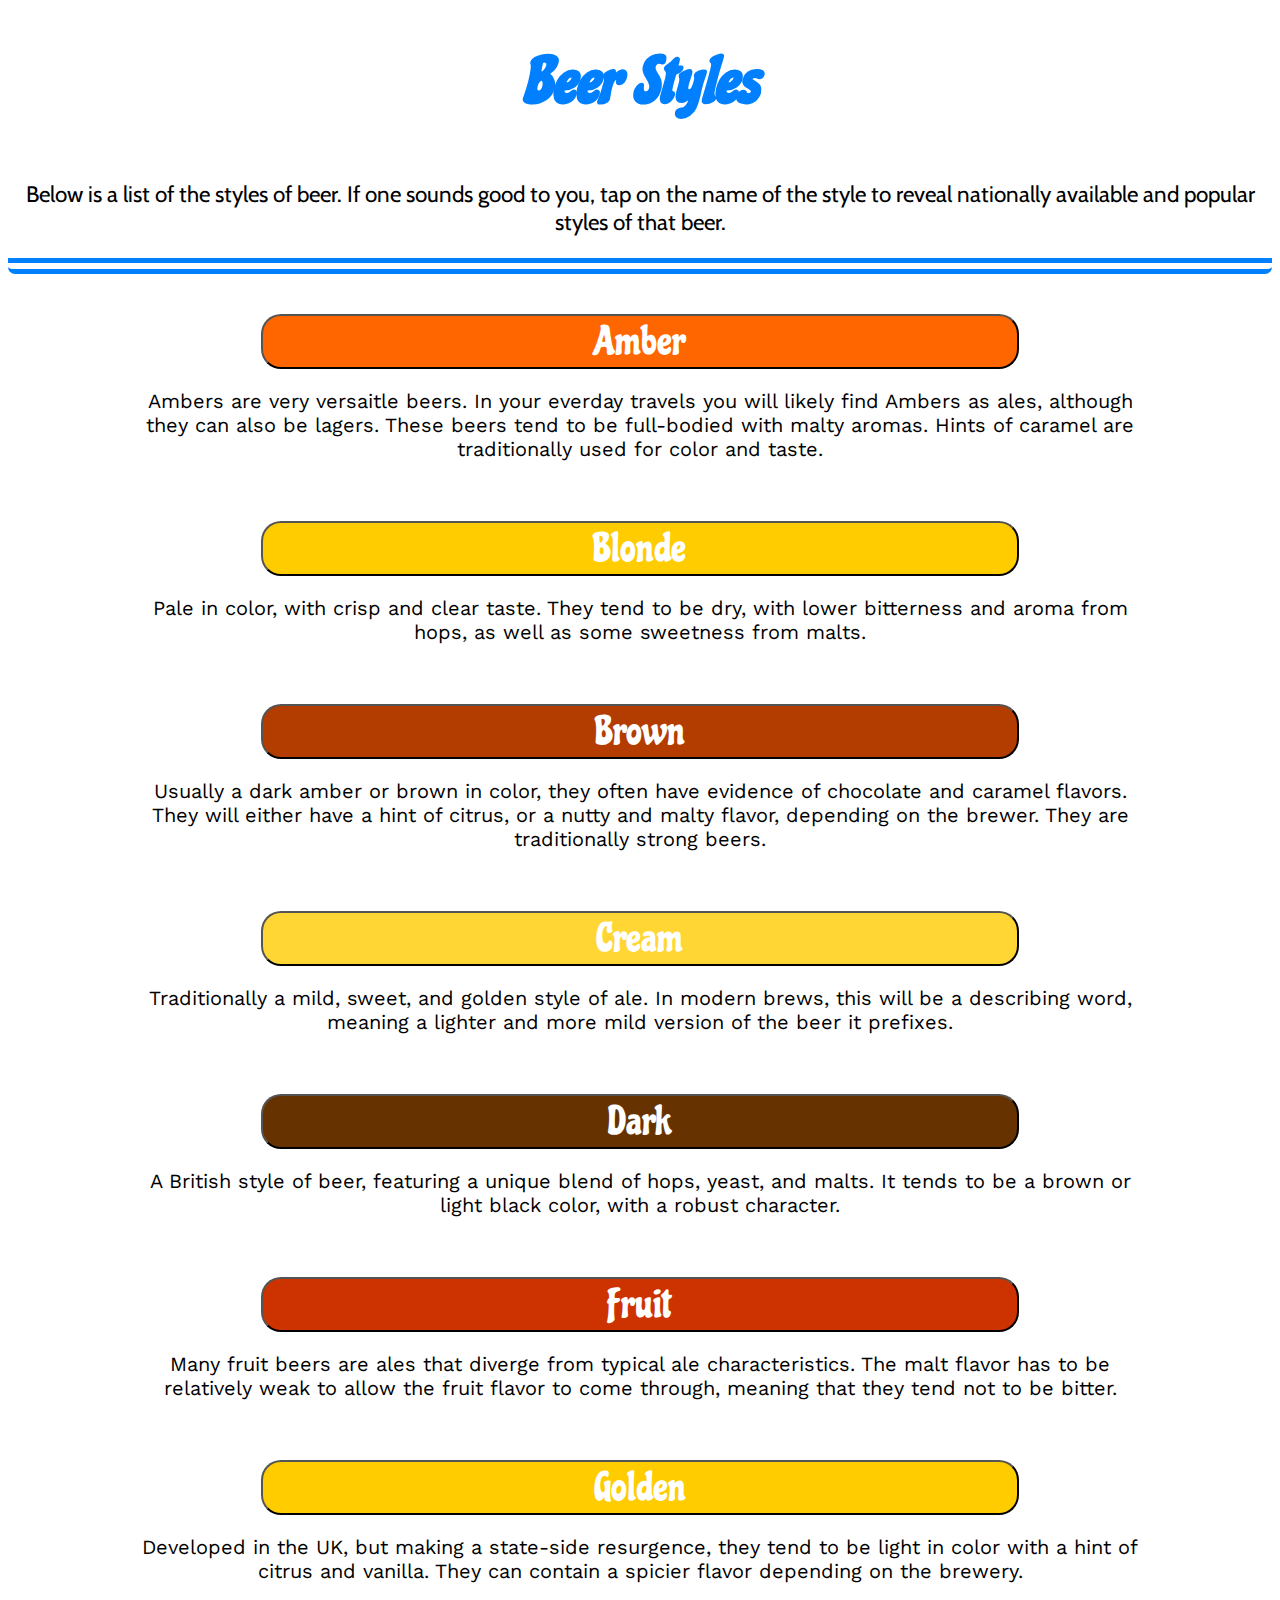
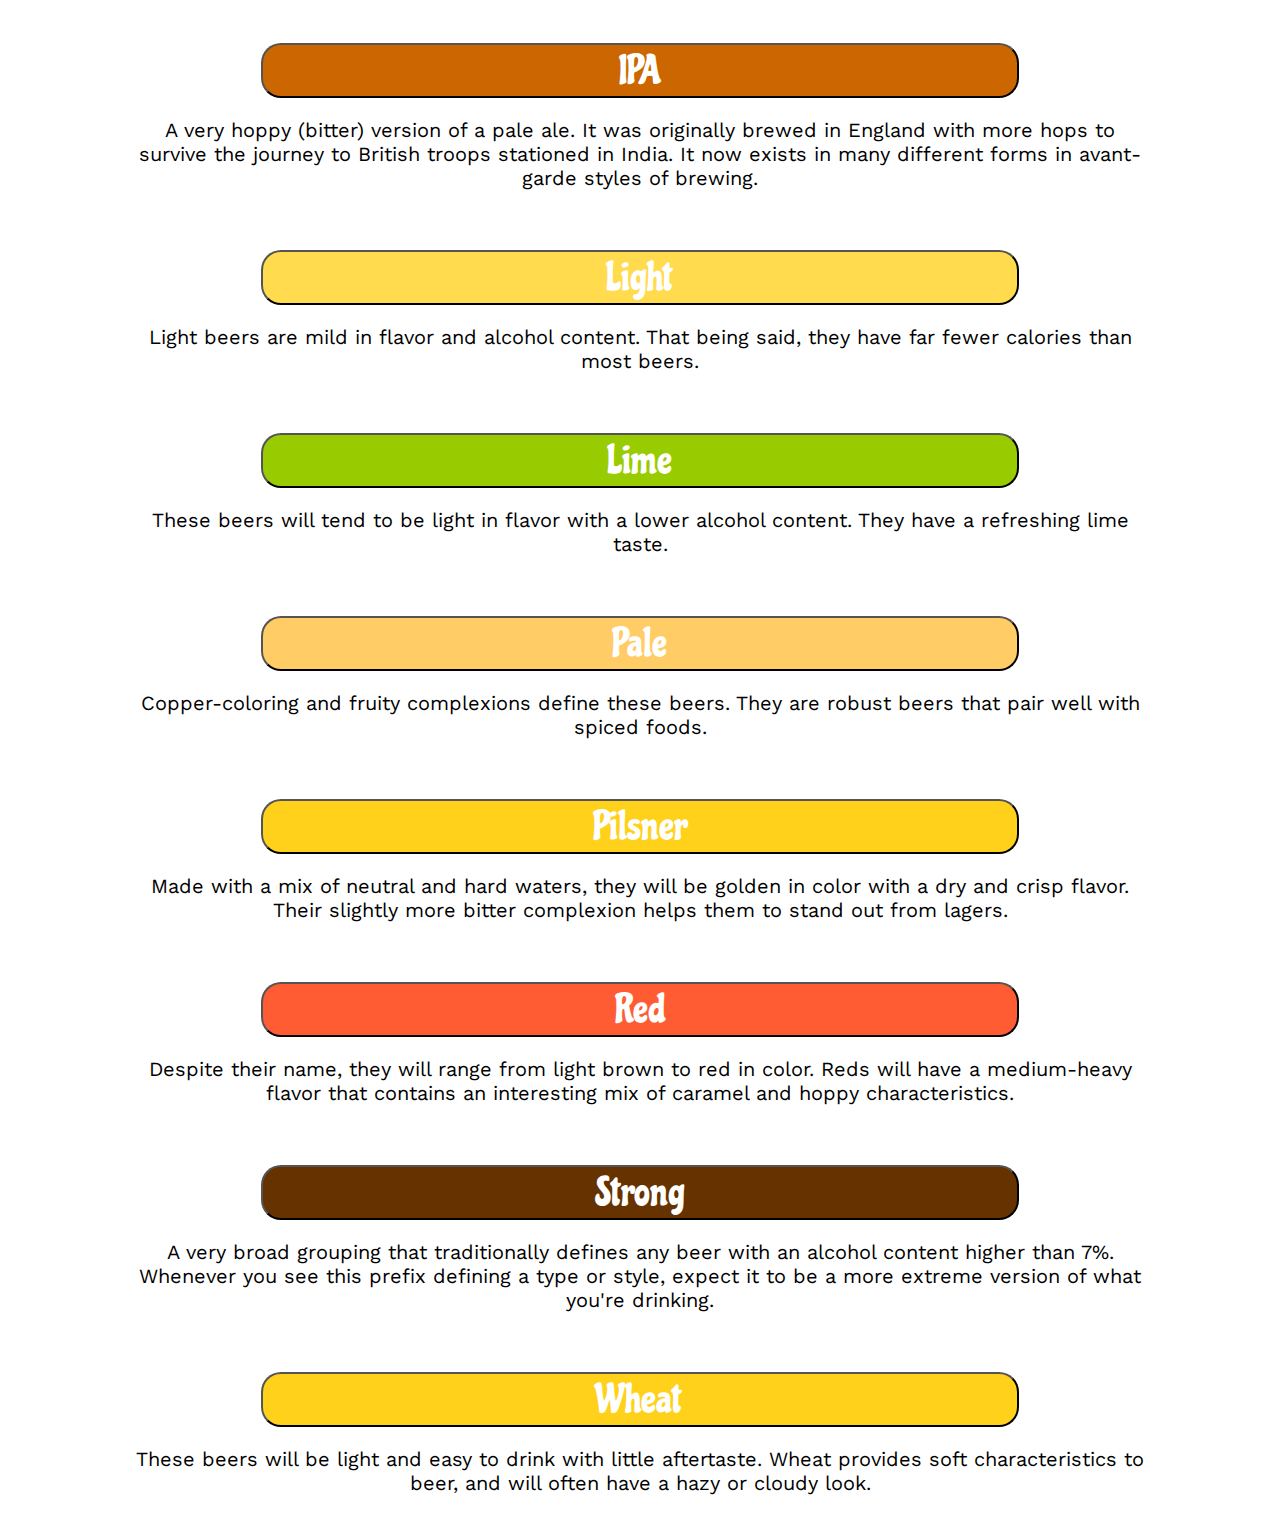
<file: index.html>
<!DOCTYPE html>
<html lang="en">
<head>
  <meta charset="UTF-8">
  <meta name="viewport" content="width=device-width, initial-scale=1.0">
  <meta http-equiv="X-UA-Compatible" content="ie=edge">
  <link href="https://fonts.googleapis.com/css?family=Chicle|Cabin|Work+Sans" rel="stylesheet">  
  <link href="styles/style.css" rel="stylesheet" type="text/css"/>
  <title>Beer Afficianado</title>
</head>
<body>
  <!-- Header -->
  <div class="header">
    <h1 class="header-title">Beer Styles</h1>
    <p class="header-info">Below is a list of the styles of beer. If one sounds good to you, 
      tap on the name of the style to reveal nationally available and popular styles of that 
      beer.</p>
  </div>

  <!-- Sections -->
  <div class="module" id="amber">
    <button onClick="amberClick()" id="amber-button" class="module-header">Amber</button>
    <p class="module-info">Ambers are very versaitle beers. In your everday travels 
      you will likely find Ambers as ales, although they can also be lagers. These beers tend to be
      full-bodied with malty aromas. Hints of caramel are traditionally used for color and taste.</p>
    <p class="reveal" id="amber-reveal"></p>
  </div>

  <div class="module" id="blonde">
    <button onClick="blondeClick()" id="blonde-button" class="module-header">Blonde</button>
    <p class="module-info">Pale in color, with crisp and clear taste. They tend to be dry, with
      lower bitterness and aroma from hops, as well as some sweetness from malts.
    </p>
    <p class="reveal" id="blonde-reveal"></p>
  </div>

  <div class="module" id="brown">
    <button onClick="brownClick()" id="brown-button" class="module-header">Brown</button>
    <p class="module-info">Usually a dark amber or brown in color, they often have evidence of
      chocolate and caramel flavors. They will either have a hint of citrus, or a nutty and malty flavor, depending on the brewer. They are traditionally strong beers.
    </p>
    <p class="reveal" id="brown-reveal"></p>
  </div>

  <div class="module" id="cream">
    <button onClick="creamClick()" id="cream-button" class="module-header">Cream</button>
    <p class="module-info">Traditionally a mild, sweet, and golden style of ale. In modern brews, 
        this will be a describing word, meaning a lighter and more mild version of the beer it prefixes.
    </p>
    <p class="reveal" id="cream-reveal"></p>
  </div>

  <div class="module" id="dark">
    <button onClick="darkClick()" id="dark-button" class="module-header">Dark</button>
    <p class="module-info">A British style of beer, featuring a unique blend of hops, yeast, 
      and malts. It tends to be a brown or light black color, with a robust character.
    </p>
    <p class="reveal" id="dark-reveal"></p>
  </div>

  <div class="module" id="fruit">
    <button onClick="fruitClick()" id="fruit-button" class="module-header">Fruit</button>
    <p class="module-info">Many fruit beers are ales that diverge from typical ale characteristics. 
      The malt flavor has to be relatively weak to allow the fruit flavor to come through, meaning that they tend not to be bitter.
    </p>
    <p class="reveal" id="fruit-reveal"></p>
  </div>

  <div class="module" id="golden">
    <button onClick="goldenClick()" id="golden-button" class="module-header">Golden</button>
    <p class="module-info">Developed in the UK, but making a state-side resurgence, they tend to be 
      light in color with a hint of citrus and vanilla. They can contain a spicier flavor depending on the brewery.
    </p>
    <p class="reveal" id="golden-reveal"></p>
  </div>

  <div class="module" id="ipa">
    <button onClick="ipaClick()" id="ipa-button" class="module-header">IPA</button>
    <p class="module-info">A very hoppy (bitter) version of a pale ale. It was originally brewed in 
      England with more hops to survive the journey to British troops stationed in India. It now exists in many different forms in avant-garde styles of brewing.
    </p>
    <p class="reveal" id="ipa-reveal"></p>
  </div>

  <div class="module" id="light">
    <button onClick="lightClick()" id="light-button" class="module-header">Light</button>
    <p class="module-info">Light beers are mild in flavor and alcohol content. That being said, 
      they have far fewer calories than most beers.
    </p>
    <p class="reveal" id="light-reveal"></p>
  </div>

  <div class="module" id="lime">
    <button onClick="limeClick()" id="lime-button" class="module-header">Lime</button>
    <p class="module-info">These beers will tend to be light in flavor with a lower alcohol 
      content. They have a refreshing lime taste.
    </p>
    <p class="reveal" id="lime-reveal"></p>
  </div>

  <div class="module" id="pale">
    <button onClick="paleClick()" id="pale-button" class="module-header">Pale</button>
    <p class="module-info">Copper-coloring and fruity complexions define these beers. They are 
      robust beers that pair well with spiced foods.
    </p>
    <p class="reveal" id="pale-reveal"></p>
  </div>

  <div class="module" id="pilsner">
    <button onClick="pilsnerClick()" id="pilsner-button" class="module-header">Pilsner</button>
    <p class="module-info">Made with a mix of neutral and hard waters, they will be golden in 
      color with a dry and crisp flavor. Their slightly more bitter complexion helps them to stand out from lagers.
    </p>
    <p class="reveal" id="pilsner-reveal"></p>
  </div>

  <div class="module" id="red">
    <button onClick="redClick()" id="red-button" class="module-header">Red</button>
    <p class="module-info">Despite their name, they will range from light brown to red in color. 
      Reds will have a medium-heavy flavor that contains an interesting mix of caramel and hoppy characteristics.
    </p>
    <p class="reveal" id="red-reveal"></p>
  </div>

  <div class="module" id="strong">
    <button onClick="strongClick()" id="strong-button" class="module-header">Strong</button>
    <p class="module-info">A very broad grouping that traditionally defines any beer with an 
      alcohol content higher than 7%. Whenever you see this prefix defining a type or style, expect it to be a more extreme version of what you're drinking.  
    </p>
    <p class="reveal" id="strong-reveal"></p>
  </div>

  <div class="module" id="wheat">
    <button onClick="wheatClick()" id="wheat-button" class="module-header">Wheat</button>
    <p class="module-info">These beers will be light and easy to drink with little aftertaste. 
      Wheat provides soft characteristics to beer, and will often have a hazy or cloudy look.
    </p>
    <p class="reveal" id="wheat-reveal"></p>
  </div>

  <script src="scripts/RevealBrands.js"></script>
</body>
</html>
</file>
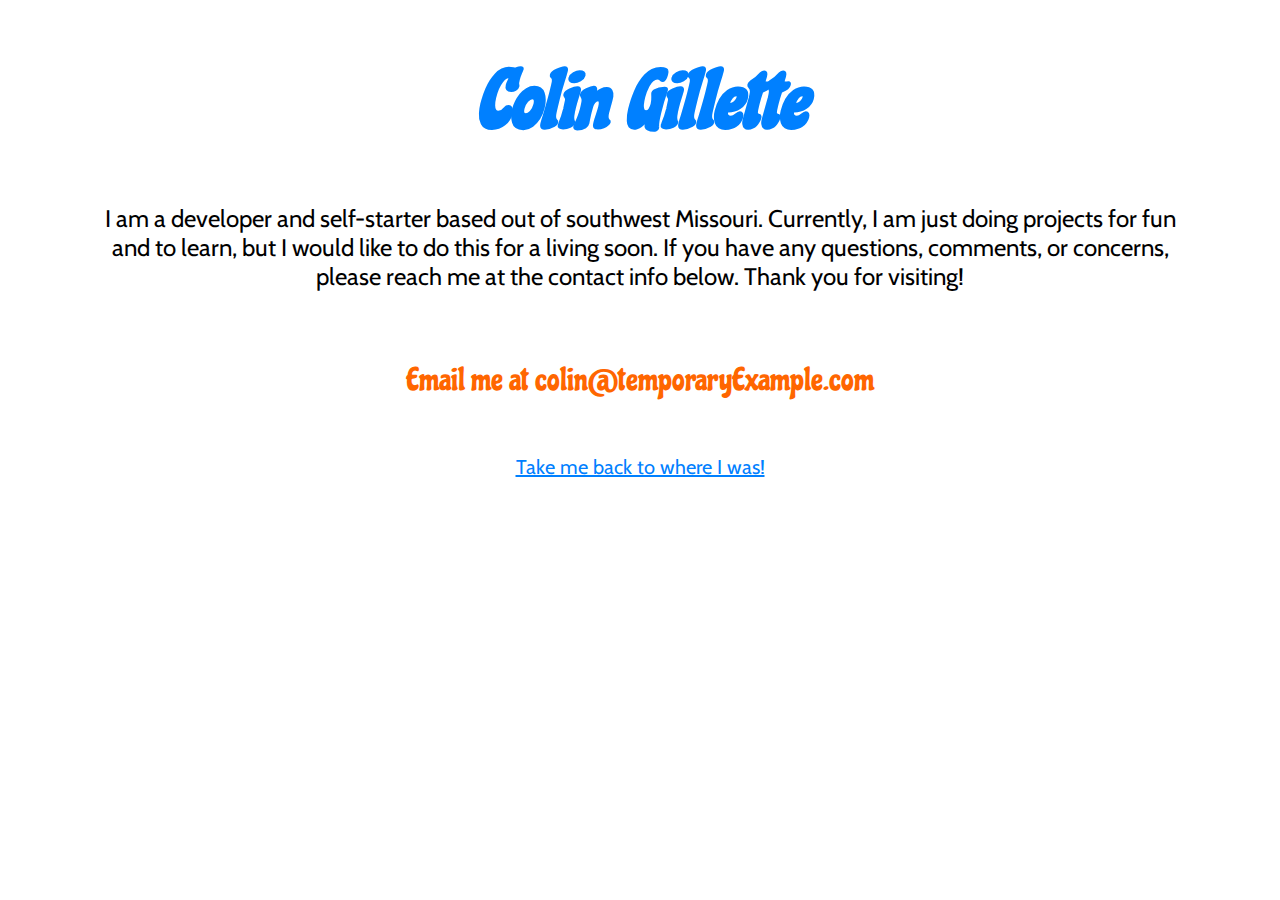
<file: colin-gillette.html>
<!DOCTYPE html>
<html lang="en">
<head>
  <meta charset="UTF-8">
  <meta name="viewport" content="width=device-width, initial-scale=1.0">
  <meta http-equiv="X-UA-Compatible" content="ie=edge">
  <link href="https://fonts.googleapis.com/css?family=Chicle|Cabin|Work+Sans" rel="stylesheet">
  <link href="styles/contact-style.css" rel="stylesheet" type="text/css">
  <title>Colin Gillette</title>
</head>
<body>
  <div class="header">
    <h1 class="header-title">Colin Gillette</h1>
  </div>

  <div class="body">
    <p class="body-info">I am a developer and self-starter based out of southwest Missouri.
      Currently, I am just doing projects for fun and to learn, but I would like to do 
      this for a living soon. If you have any questions, comments, or concerns, please reach
      me at the contact info below. Thank you for visiting!</p>
    <p class="body-contact"><br/>Email me at colin@temporaryExample.com</p>
    <a href="index.html" class="return"><p class="body-return"><br/>Take me back to where
       I was!</p></a>
  </div>
</body>
</html>
</file>
<file: styles/style.css>
/* Header */
.header {
  border-bottom: 1em double #0080ff;
  border-radius: 7px;
  text-align: center;
}

.header-title {
  font-size: 4em;
  font-family: 'Chicle', cursive;
  font-style: italic;
  color: #0080ff;
  padding-bottom: .25em;
}

.header-info {
  font-size: 1.4em;
  font-family: 'Cabin', sans-serif; 
}

/* Modules */
.module {
  text-align:center;
}

.module-header {
  font-family: 'Chicle', cursive;
  font-size: 2.5em;
  color: white;
  width: 60%;
  margin-top: 1em;
  border-radius: 20px;
}

.module-header:hover {
  color: black;
}

.module-info {
  padding-left: 10%;
  padding-right:10%;
  font-size: 1.25em;
  font-family: 'Work Sans', sans-serif;
}

.reveal {
  font-family: 'Chicle', cursive;
  font-size: 1.15em;
}

#amber-button {
  background-color: #ff6600;  
}

#blonde-button {
  background-color:  #ffcc00;  
}

#brown-button {
  background-color:  #b33c00;
}

#cream-button {
  background-color:  #ffd633;  
}

#dark-button {
  background-color:  #663300;  
}

#fruit-button {
  background-color:  #cc3300;  
}

#golden-button {
  background-color:  #ffcc00;  
}

#honey-button {
  background-color:  #e6b800;  
}

#ipa-button {
  background-color:  #cc6600;  
}

#light-button {
  background-color:  #ffdb4d;  
}

#lime-button {
  background-color:  #99cc00;  
}

#pale-button {
  background-color:  #ffcc66;  
}

#pilsner-button {
  background-color:  #ffd11a;  
}

#red-button {
  background-color:  #ff5c33;  
}

#strong-button {
  background-color:  #663300;  
}

#wheat-button {
  background-color:  #ffd11a;  
}
</file>
<file: styles/contact-style.css>
/* Header */
.header {
  text-align: center;
}

.header-title {
  font-size: 5em;
  font-family: 'Chicle', cursive;
  font-style: italic;
  color: #0080ff;
}

.body {
  padding-left: 7%;
  padding-right: 7%;
  text-align: center;
}

.body-info {
  font-family: 'Cabin', sans-serif;
  font-size: 1.5em;
}

.body-contact {
  font-family: 'Chicle', cursive;
  font-size: 2em;
  color: #ff6600;
}

.return {
  text-decoration-color: #0080ff;
}

.body-return {
  color: #0080ff;
  font-size: 1.25em;
  font-family: 'Cabin', sans-serif;
}
</file>
